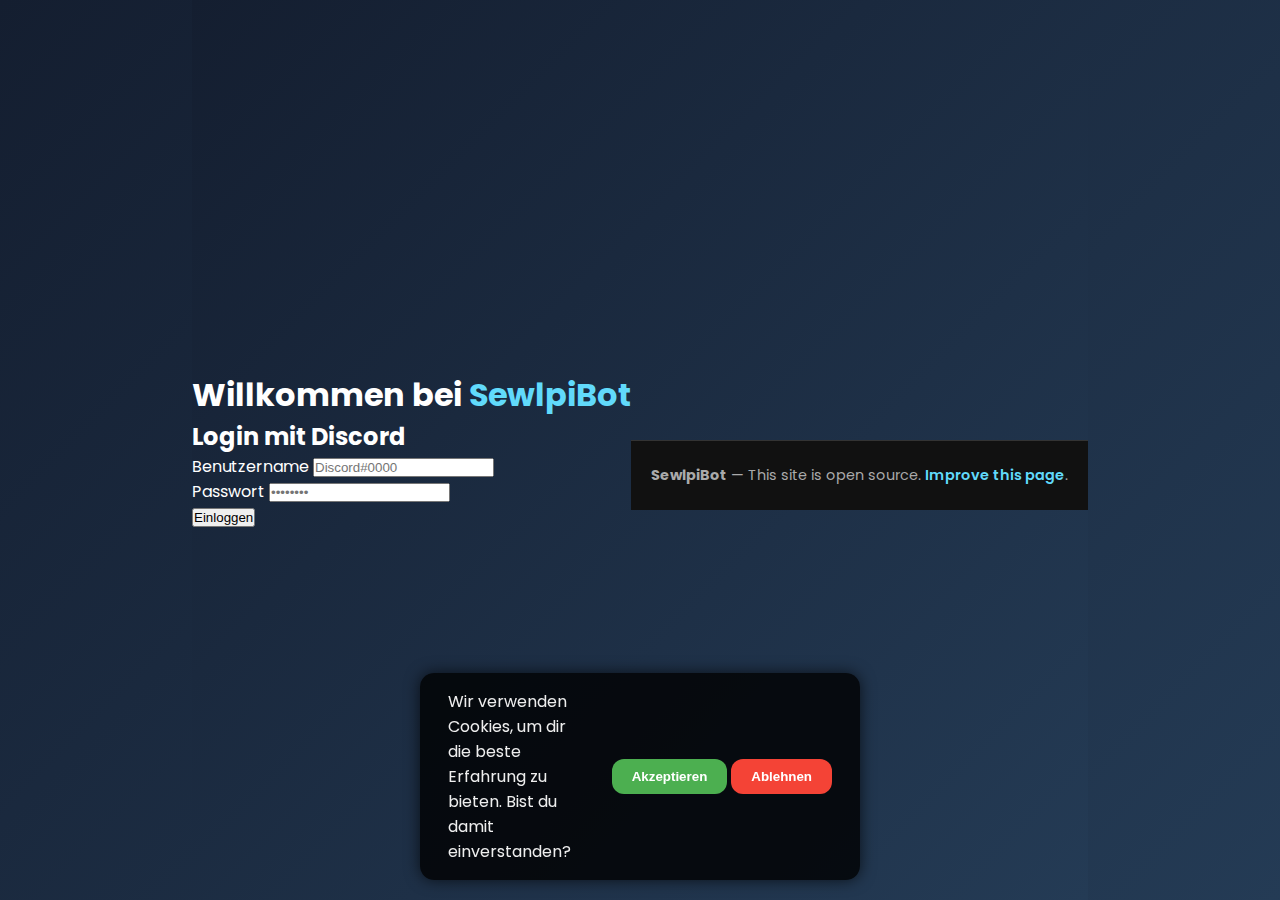
<file: index.html>
<!DOCTYPE html>
<html lang="de">
<head>
  <meta charset="UTF-8" />
  <meta name="viewport" content="width=device-width, initial-scale=1" />
  <title>SewlpiBot – Dashboard</title>
  <link rel="stylesheet" href="../style/style.css" />
</head>
<body>
  <main>
    <h1>Willkommen bei <span style="color:#61dafb">SewlpiBot</span></h1>

    <div id="userArea" style="display:none;">
      <p>Du bist eingeloggt! 🎉</p>
      <button id="logoutBtn" class="btn">Logout</button>
    </div>

    <div id="loginArea">
      <form id="loginForm">
        <h2>Login mit Discord</h2>
        <div class="input-box">
          <label for="username">Benutzername</label>
          <input type="text" id="username" name="username" placeholder="Discord#0000" required />
        </div>
        <div class="input-box">
          <label for="password">Passwort</label>
          <input type="password" id="password" name="password" placeholder="••••••••" required />
        </div>
        <button type="submit" class="btn">Einloggen</button>
      </form>
    </div>
  </main>

  <!-- Cookie Banner -->
  <div id="cookieBanner" class="cookie-banner">
    <p>Wir verwenden Cookies, um dir die beste Erfahrung zu bieten. Bist du damit einverstanden?</p>
    <div class="cookie-buttons">
      <button id="acceptCookies">Akzeptieren</button>
      <button id="declineCookies">Ablehnen</button>
    </div>
  </div>

  <!-- Notification -->
  <div id="notify"></div>

  <!-- Footer -->
  <footer class="footer">
    <p>
      <strong>SewlpiBot</strong> — This site is open source.
      <a href="https://github.com/your-username/your-repo" target="_blank">Improve this page</a>.
    </p>
  </footer>

  <!-- JS -->
  <script src="../js/script.js" defer></script>
</body>
</html>
</file>
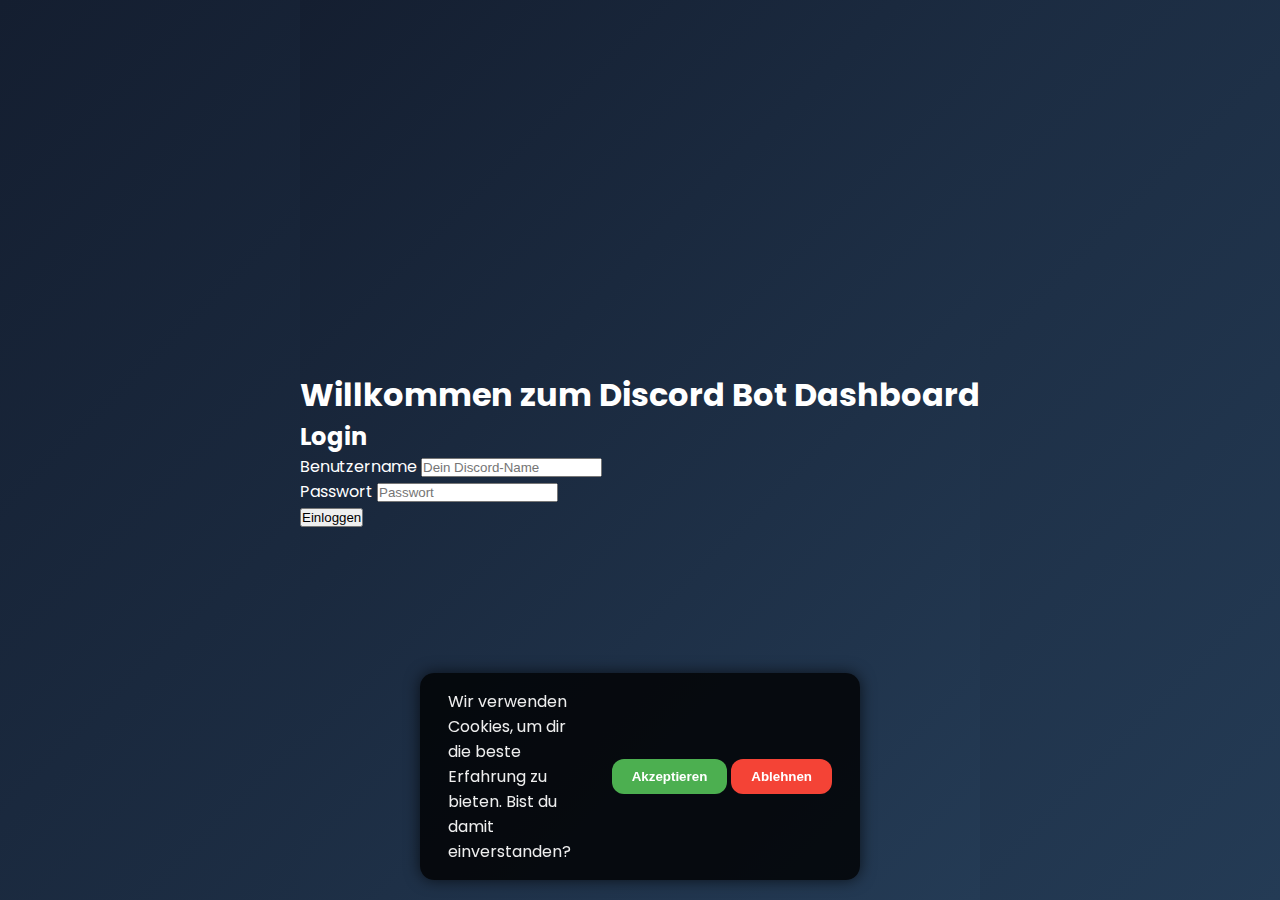
<file: public/index.html>
<!DOCTYPE html>
<html lang="de">
<head>
  <meta charset="UTF-8" />
  <meta name="viewport" content="width=device-width, initial-scale=1" />
  <title>Discord Bot Dashboard</title>
  <link rel="stylesheet" href="../style/style.css" />
</head>
<body>
  <main>
    <h1>Willkommen zum Discord Bot Dashboard</h1>

    <div id="userArea" style="display:none;">
      <p>Du bist eingeloggt! 🎉</p>
      <button id="logoutBtn">Logout</button>
    </div>

    <div id="loginArea">
      <form id="loginForm">
        <h2>Login</h2>
        <div class="input-box">
          <label for="username">Benutzername</label>
          <input type="text" id="username" name="username" placeholder="Dein Discord-Name" required />
        </div>
        <div class="input-box">
          <label for="password">Passwort</label>
          <input type="password" id="password" name="password" placeholder="Passwort" required />
        </div>
        <button type="submit" class="btn">Einloggen</button>
      </form>
    </div>
  </main>

  <!-- Cookie Banner -->
  <div id="cookieBanner" class="cookie-banner">
    <p>Wir verwenden Cookies, um dir die beste Erfahrung zu bieten. Bist du damit einverstanden?</p>
    <div class="cookie-buttons">
      <button id="acceptCookies">Akzeptieren</button>
      <button id="declineCookies">Ablehnen</button>
    </div>
  </div>

  <div id="notify"></div>

  <script src="../js/script.js" defer></script>
</body>
</html>
</file>
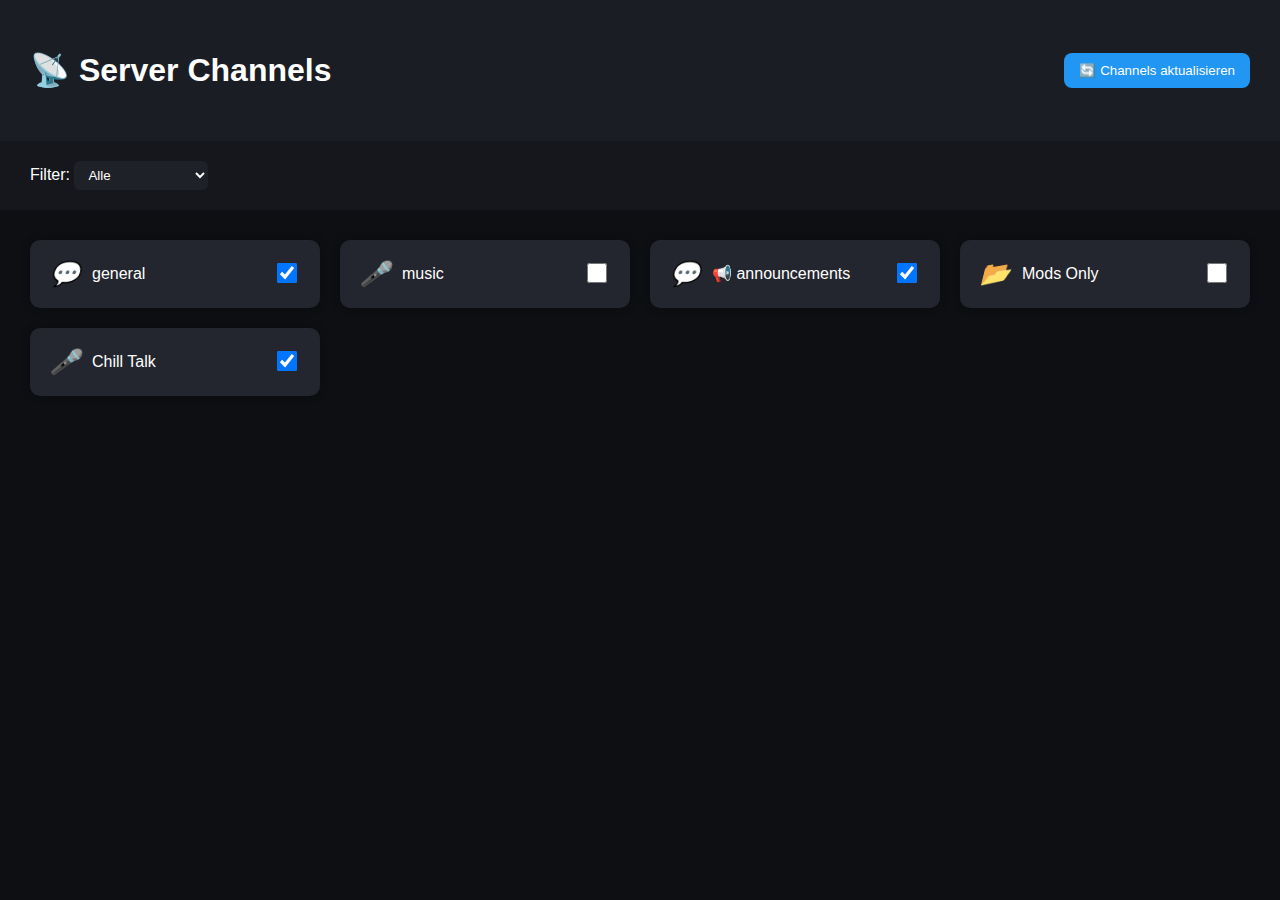
<file: views/channels.html>
<!DOCTYPE html>
<html lang="en">
<head>
  <meta charset="UTF-8" />
  <meta name="viewport" content="width=device-width, initial-scale=1.0"/>
  <title>Channel Manager</title>
  <link rel="stylesheet" href="../public/assets/css/channels.css" />
</head>
<body>
  <header class="channels-header">
    <h1>📡 Server Channels</h1>
    <button id="refreshBtn" class="refresh">🔄 Channels aktualisieren</button>
  </header>

  <section class="channel-filter">
    <label>Filter:</label>
    <select id="filter">
      <option value="all">Alle</option>
      <option value="text">Text-Channels</option>
      <option value="voice">Voice-Channels</option>
      <option value="category">Kategorien</option>
    </select>
  </section>

  <main class="channel-list" id="channelList">
    <!-- Channels kommen hier rein -->
  </main>

  <script src="../public/assets/js/channels.js"></script>
</body>
</html>
</file>
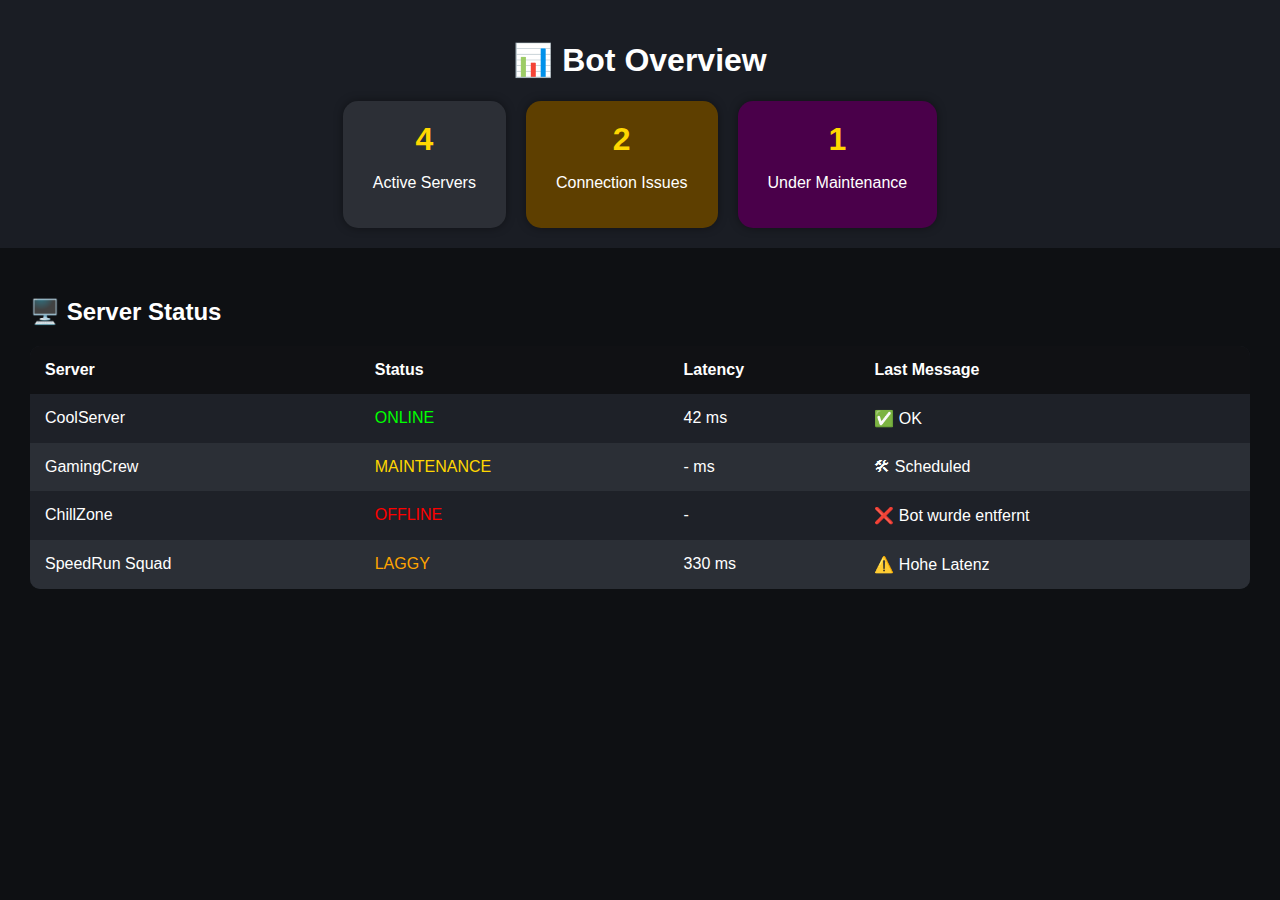
<file: views/dashboard.html>
<!DOCTYPE html>
<html lang="en">
<head>
  <meta charset="UTF-8" />
  <meta name="viewport" content="width=device-width, initial-scale=1.0"/>
  <title>Bot Dashboard</title>
  <link rel="stylesheet" href="../public/assets/css/dashboard.css" />
</head>
<body>
  <header class="dashboard-header">
    <h1>📊 Bot Overview</h1>
    <div class="stats">
      <div class="card">
        <h2 id="server-count">0</h2>
        <p>Active Servers</p>
      </div>
      <div class="card warning">
        <h2 id="issues-count">0</h2>
        <p>Connection Issues</p>
      </div>
      <div class="card maintenance">
        <h2 id="maintenance-count">0</h2>
        <p>Under Maintenance</p>
      </div>
    </div>
  </header>

  <main>
    <h2>🖥️ Server Status</h2>
    <table class="status-table">
      <thead>
        <tr>
          <th>Server</th>
          <th>Status</th>
          <th>Latency</th>
          <th>Last Message</th>
        </tr>
      </thead>
      <tbody id="server-table-body">
        <!-- Dynamisch gefüllt mit JS -->
      </tbody>
    </table>
  </main>

  <script src="../public/assets/js/dashboard.js"></script>
</body>
</html>
</file>
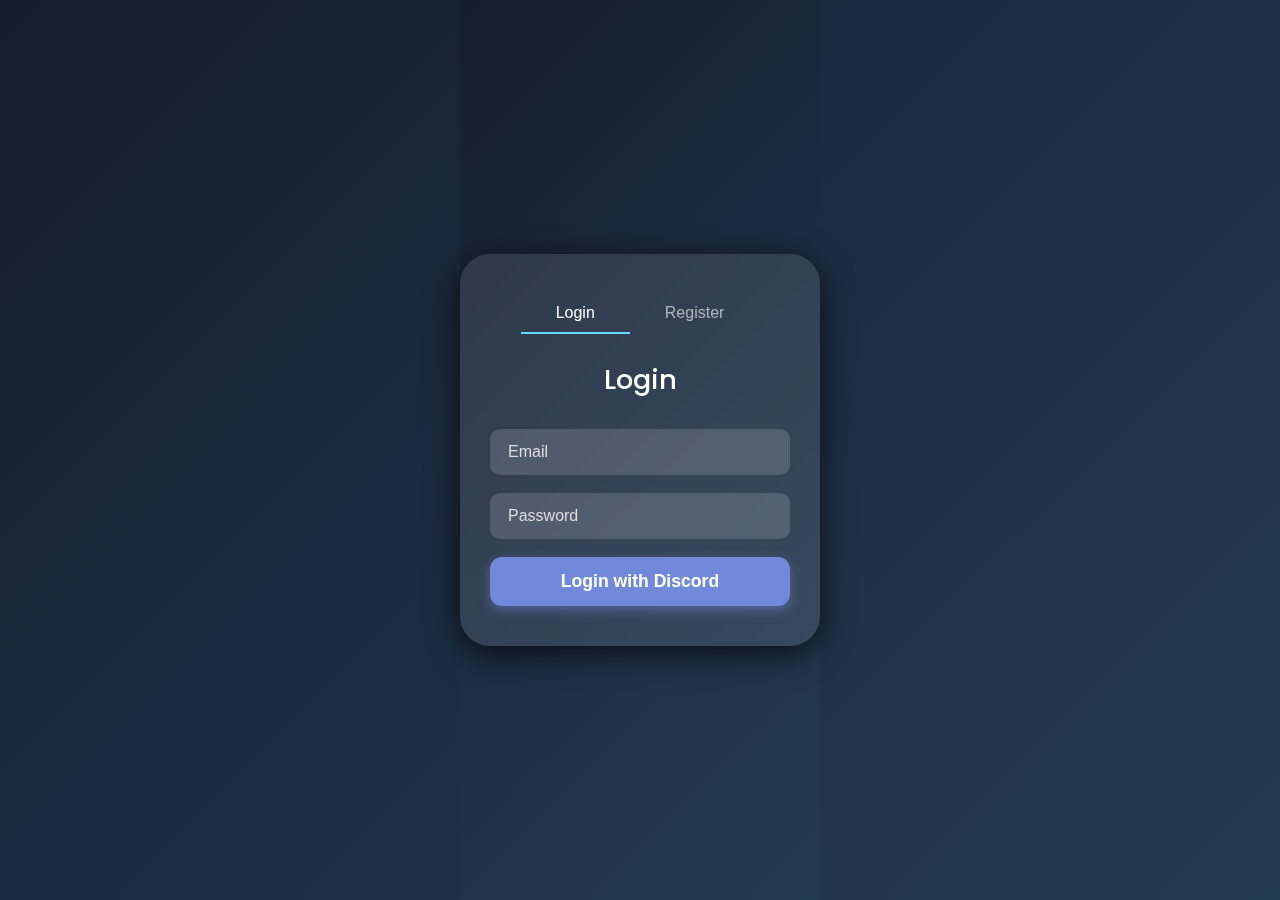
<file: views/login.html>
<!DOCTYPE html>
<html lang="de">
<head>
  <meta charset="UTF-8" />
  <meta name="viewport" content="width=device-width, initial-scale=1.0"/>
  <title>Login / Register – SewlpiBot</title>
  <link rel="stylesheet" href="../style/style.css" />
</head>
<body>
  <div class="container">
    <div class="form-toggle">
      <button id="loginTab" class="active">Login</button>
      <button id="registerTab">Register</button>
    </div>

    <form id="loginForm" class="form active">
      <h2>Login</h2>
      <input type="email" placeholder="Email" required />
      <input type="password" placeholder="Password" required />
      <button type="submit" class="discord-btn">Login with Discord</button>
    </form>

    <form id="registerForm" class="form">
      <h2>Register</h2>
      <input type="email" placeholder="Email" required />
      <input type="password" placeholder="Password" required />
      <button type="submit" class="discord-btn">Create Account</button>
    </form>
  </div>

  <script>
    const loginTab = document.getElementById("loginTab");
    const registerTab = document.getElementById("registerTab");
    const loginForm = document.getElementById("loginForm");
    const registerForm = document.getElementById("registerForm");

    loginTab.addEventListener("click", () => {
      loginTab.classList.add("active");
      registerTab.classList.remove("active");
      loginForm.classList.add("active");
      registerForm.classList.remove("active");
    });

    registerTab.addEventListener("click", () => {
      registerTab.classList.add("active");
      loginTab.classList.remove("active");
      registerForm.classList.add("active");
      loginForm.classList.remove("active");
    });
  </script>
</body>
</html>
</file>
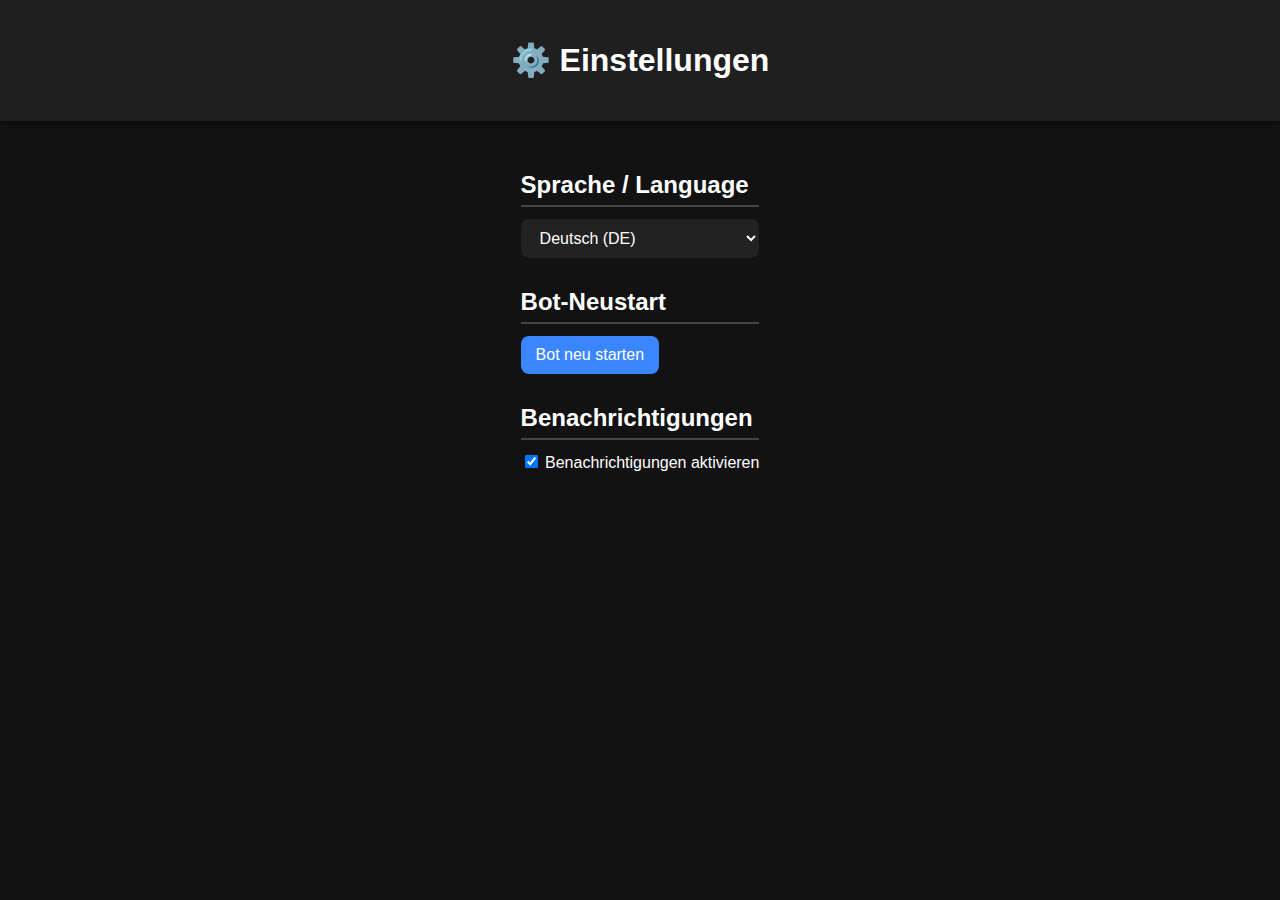
<file: views/settings.html>
<!DOCTYPE html>
<html lang="de">
<head>
  <meta charset="UTF-8" />
  <meta name="viewport" content="width=device-width, initial-scale=1" />
  <title>Settings – BotDashboard</title>
  <link rel="stylesheet" href="../public/assets/css/settings.css" />
</head>
<body>
  <header class="settings-header">
    <h1>⚙️ Einstellungen</h1>
  </header>

  <main class="settings-main">
    <section class="setting-group">
      <h2>Sprache / Language</h2>
      <select id="languageSelect">
        <option value="de">Deutsch (DE)</option>
        <option value="en">English (EN)</option>
        <option value="ru">Русский (RU)</option>
      </select>
    </section>

    <section class="setting-group">
      <h2>Bot-Neustart</h2>
      <button id="restartBtn">Bot neu starten</button>
      <p id="restartStatus" class="status-msg"></p>
    </section>

    <section class="setting-group">
      <h2>Benachrichtigungen</h2>
      <label>
        <input type="checkbox" id="notifyToggle" checked />
        Benachrichtigungen aktivieren
      </label>
    </section>
  </main>

  <script src="../public/assets/js/settings.js" defer></script>
</body>
</html>
</file>
<file: public/assets/css/channels.css>
body {
  margin: 0;
  font-family: 'Segoe UI', sans-serif;
  background: #0d0f13;
  color: white;
}

.channels-header {
  display: flex;
  justify-content: space-between;
  padding: 30px;
  background: #1a1d24;
  align-items: center;
}

.refresh {
  background: #2196f3;
  color: white;
  padding: 10px 15px;
  border: none;
  border-radius: 8px;
  cursor: pointer;
}
.refresh:hover {
  background: #1976d2;
}

.channel-filter {
  padding: 20px 30px;
  background: #15171d;
}

.channel-filter select {
  background: #1f2128;
  color: white;
  padding: 6px 10px;
  border: none;
  border-radius: 6px;
}

.channel-list {
  display: grid;
  grid-template-columns: repeat(auto-fill, minmax(280px, 1fr));
  gap: 20px;
  padding: 30px;
}

.channel-card {
  background: #23262e;
  padding: 20px;
  border-radius: 10px;
  box-shadow: 0 0 8px #00000040;
  display: flex;
  justify-content: space-between;
  align-items: center;
}

.channel-card .left {
  display: flex;
  gap: 12px;
  align-items: center;
}
.channel-card .left i {
  font-size: 1.5rem;
}

.channel-card .right input {
  width: 20px;
  height: 20px;
}
</file>
<file: public/assets/css/dashboard.css>
body {
  font-family: 'Segoe UI', sans-serif;
  background: #0e1013;
  color: #fff;
  margin: 0;
  padding: 0;
}

.dashboard-header {
  padding: 20px;
  background: #1a1d24;
  text-align: center;
}

.stats {
  display: flex;
  justify-content: center;
  gap: 20px;
  margin-top: 15px;
}

.card {
  background: #2c2f36;
  padding: 20px 30px;
  border-radius: 15px;
  text-align: center;
  box-shadow: 0 0 10px #00000066;
}

.card.warning {
  background: #5e3f00;
}

.card.maintenance {
  background: #4a004a;
}

.card h2 {
  margin: 0;
  font-size: 2rem;
  color: #ffd700;
}

main {
  padding: 30px;
}

.status-table {
  width: 100%;
  border-collapse: collapse;
  background: #1e2128;
  border-radius: 10px;
  overflow: hidden;
}

.status-table th,
.status-table td {
  padding: 15px;
  text-align: left;
}

.status-table tr:nth-child(even) {
  background: #2b2f36;
}

.status-table tr:hover {
  background: #353b44;
}

.status-table th {
  background: #101114;
}
</file>
<file: public/assets/css/settings.css>
body {
  margin: 0;
  font-family: 'Segoe UI', Tahoma, Geneva, Verdana, sans-serif;
  background: #121212;
  color: white;
  display: flex;
  flex-direction: column;
  min-height: 100vh;
}

.settings-header {
  padding: 20px 30px;
  background: #1f1f1f;
  box-shadow: 0 2px 5px #00000088;
  text-align: center;
}

.settings-main {
  flex: 1;
  padding: 30px;
  max-width: 600px;
  margin: 0 auto;
}

.setting-group {
  margin-bottom: 30px;
}

.setting-group h2 {
  margin-bottom: 12px;
  border-bottom: 2px solid #444;
  padding-bottom: 6px;
}

select, button {
  font-size: 1rem;
  padding: 10px 15px;
  border-radius: 8px;
  border: none;
  cursor: pointer;
}

select {
  width: 100%;
  background: #222;
  color: white;
}

button {
  background: #3a86ff;
  color: white;
  transition: background-color 0.3s ease;
}

button:hover {
  background: #265dcc;
}

.status-msg {
  margin-top: 10px;
  font-style: italic;
  color: #7aff9e;
}
</file>
<file: style/style.css>
/* === Google Fonts === */
@import url('https://fonts.googleapis.com/css2?family=Poppins:wght@300;500&display=swap');

/* === Reset & Basics === */
* {
  margin: 0;
  padding: 0;
  box-sizing: border-box;
}

body, html {
  height: 100%;
  font-family: 'Poppins', sans-serif;
  background: linear-gradient(135deg, #141e30, #243b55);
  display: flex;
  justify-content: center;
  align-items: center;
  color: #fff;
}

/* === Container === */
.container {
  width: 360px;
  background: rgba(255, 255, 255, 0.1);
  border-radius: 30px;
  box-shadow: 0 8px 32px rgba(0,0,0,0.7);
  backdrop-filter: blur(10px);
  padding: 40px 30px;
  position: relative;
  user-select: none;
}

/* === Tabs === */
.form-toggle {
  display: flex;
  justify-content: center;
  margin-bottom: 25px;
}

.form-toggle button {
  background: transparent;
  border: none;
  padding: 10px 35px;
  font-size: 1rem;
  color: #fff;
  opacity: 0.6;
  cursor: pointer;
  transition: opacity 0.3s, border-bottom 0.3s;
  border-bottom: 2px solid transparent;
}

.form-toggle button.active {
  opacity: 1;
  border-bottom: 2px solid #61dafb;
}

/* === Forms === */
.form {
  display: none;
  flex-direction: column;
  gap: 18px;
}

.form.active {
  display: flex;
}

.form h2 {
  text-align: center;
  margin-bottom: 10px;
  font-weight: 500;
  font-size: 1.7rem;
  color: #fff;
}

/* === Inputs === */
.form input {
  padding: 14px 18px;
  border-radius: 10px;
  border: none;
  background: rgba(255,255,255,0.15);
  color: #eee;
  font-size: 1rem;
  transition: background 0.3s, box-shadow 0.3s;
}

.form input::placeholder {
  color: #ddd;
  font-weight: 300;
}

.form input:focus {
  outline: none;
  background: rgba(255,255,255,0.25);
  box-shadow: 0 0 8px 2px #61dafb;
}

/* === Discord Button === */
.discord-btn {
  padding: 14px 0;
  border: none;
  border-radius: 12px;
  background-color: #7289da;
  color: #fff;
  font-weight: 600;
  font-size: 1.1rem;
  cursor: pointer;
  transition: background-color 0.25s ease;
  box-shadow: 0 4px 12px rgba(114, 137, 218, 0.5);
  user-select: none;
}

.discord-btn:hover {
  background-color: #5b6eae;
  box-shadow: 0 6px 20px rgba(91, 110, 174, 0.7);
}

/* === Cookie Banner === */
.cookie-banner {
  position: fixed;
  bottom: 20px;
  left: 50%;
  transform: translateX(-50%);
  background: rgba(0,0,0,0.8);
  color: #eee;
  padding: 16px 28px;
  border-radius: 14px;
  box-shadow: 0 0 15px #000a;
  display: flex;
  align-items: center;
  gap: 20px;
  max-width: 440px;
  font-size: 1rem;
  z-index: 9999;
  user-select: none;
}

.cookie-banner p {
  flex: 1;
}

.cookie-buttons button {
  padding: 10px 20px;
  border: none;
  border-radius: 12px;
  font-weight: 600;
  cursor: pointer;
  transition: background-color 0.3s ease;
  user-select: none;
}

.cookie-buttons button#acceptCookies {
  background-color: #4caf50;
  color: #fff;
}

.cookie-buttons button#acceptCookies:hover {
  background-color: #43a047;
}

.cookie-buttons button#declineCookies {
  background-color: #f44336;
  color: #fff;
}

.cookie-buttons button#declineCookies:hover {
  background-color: #d32f2f;
}

/* === Notification (oben rechts) === */
#notify {
  position: fixed;
  top: 20px;
  right: 20px;
  background-color: #00c853;
  color: white;
  padding: 14px 26px;
  border-radius: 14px;
  font-weight: 600;
  box-shadow: 0 0 15px #0008;
  display: none;
  z-index: 9999;
  user-select: none;
}

#notify.show {
  display: block;
  animation: fadeout 3s ease forwards;
}

@keyframes fadeout {
  0%, 80% { opacity: 1; }
  100% { opacity: 0; display: none; }
}

/* === Footer === */
.footer {
  text-align: center;
  padding: 24px 20px;
  font-size: 0.9rem;
  color: #aaa;
  background-color: #111;
  border-top: 1px solid #333;
  margin-top: 50px;
  user-select: none;
}

.footer a {
  color: #61dafb;
  text-decoration: none;
  font-weight: 600;
  cursor: pointer;
}

.footer a:hover {
  text-decoration: underline;
}

/* === Responsive (kleine Bildschirme) === */
@media (max-width: 400px) {
  .container {
    width: 90vw;
    padding: 30px 20px;
  }

  .form-toggle button {
    padding: 8px 20px;
    font-size: 0.9rem;
  }

  .form h2 {
    font-size: 1.4rem;
  }
}
</file>
